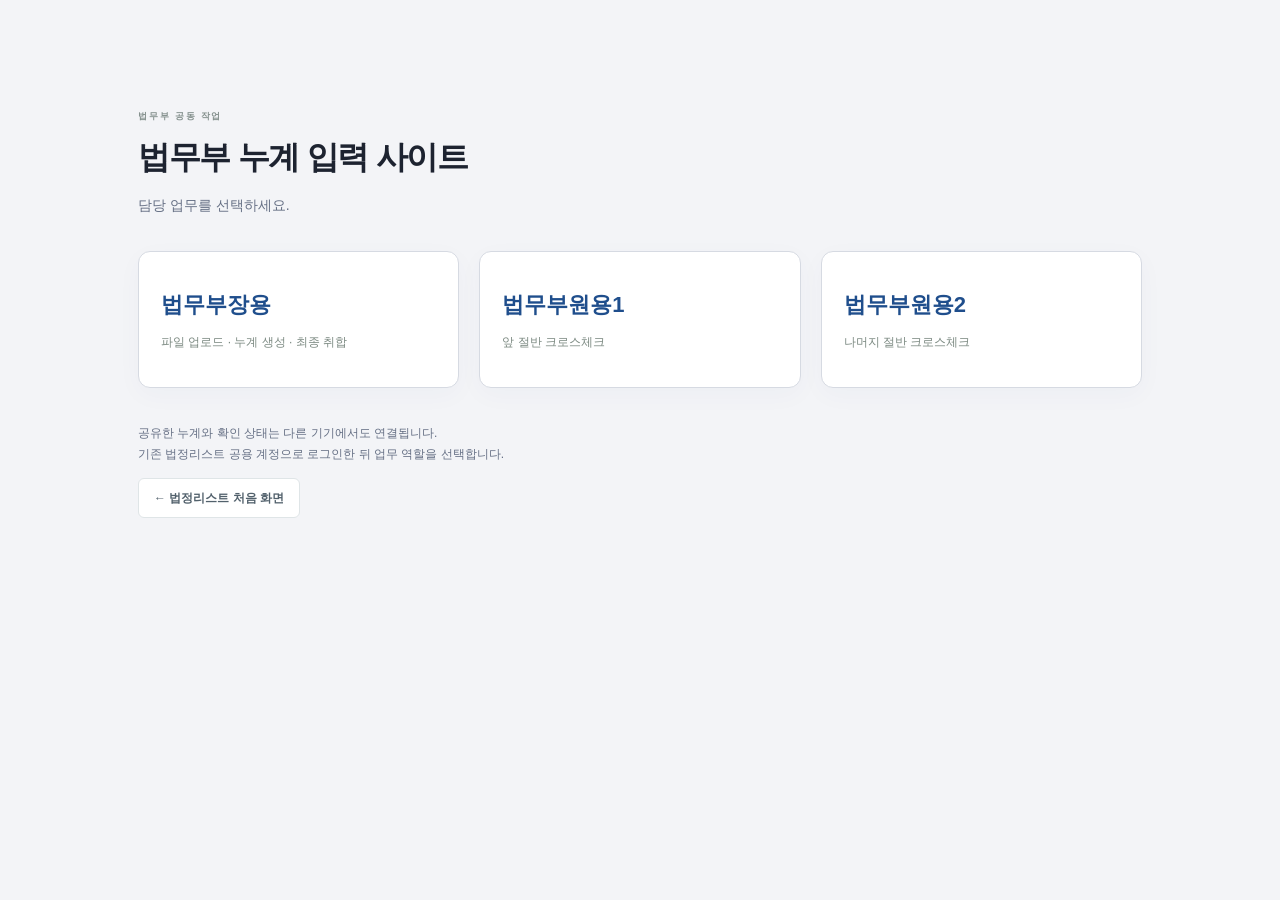
<file: ledger/index.html>
<!doctype html>
<html lang="ko"><head><meta charset="utf-8"><meta name="viewport" content="width=device-width,initial-scale=1"><title>법무부 누계 입력 사이트</title><meta name="description" content="주간 벌점 입력을 간편하게. 기존 엑셀 수식을 보존하며 반영 전 확인하는 누계 도우미."><link rel="stylesheet" href="style.css?v=navy-20261115-1"><script src="vendor/jszip.min.js" defer></script><script type="module" src="app.js?v=merit-20261115-1"></script></head>
<body><section id="role-home" class="role-home"><div class="eyebrow">법무부 공동 작업</div><h1>법무부 누계 입력 사이트</h1><p>담당 업무를 선택하세요.</p><div class="role-cards"><button data-role="head"><b>법무부장용</b><span>파일 업로드 · 누계 생성 · 최종 취합</span></button><button data-role="one"><b>법무부원용1</b><span>앞 절반 크로스체크</span></button><button data-role="two"><b>법무부원용2</b><span>나머지 절반 크로스체크</span></button></div><p class="role-note">공유한 누계와 확인 상태는 다른 기기에서도 연결됩니다.<br>기존 법정리스트 공용 계정으로 로그인한 뒤 업무 역할을 선택합니다.</p><a class="secondary link-button" href="../">← 법정리스트 처음 화면</a></section>
<section id="member-home" class="role-home" hidden><button class="secondary role-back">← 역할 선택</button><h1 id="member-heading"></h1><div class="panel shared-panel"><h2 id="member-work-title"></h2><p id="member-work-meta"></p><p id="member-state"></p><button id="member-open" class="primary" disabled>크로스체크 시작</button><button class="secondary shared-refresh">새로고침</button></div></section><div id="team-message" role="status" aria-live="polite"></div><aside hidden><a class="brand" href="./"><span>법무부 누계 입력 사이트<small>WEEKLY LEDGER</small></span></a><div class="side-label">WORKSPACE</div><a class="nav active" href="#workspace"><span>▦</span> 주간 벌점 반영</a><button class="nav" id="help-open"><span>ⓘ</span> 사용 안내</button><a class="nav" href="../">← 법정리스트 처음 화면</a><div class="side-bottom"><span class="local-dot"></span> 법무부 공동 확인<p>공유 시 최종 누계와 대조 명단을<br>서버에 저장합니다.</p><div class="version">VERSION 1.5 · XLSX</div></div></aside>
<main id="workspace" hidden><header><div class="breadcrumb">업무 도구 <span>/</span> 상벌점 누계</div><div class="header-actions"><button class="secondary role-back">역할 선택</button><span class="privacy">◉ 수식 보존 모드</span><a class="secondary link-button" href="../">← 법정리스트 처음 화면</a></div></header><div class="page"><div class="title-row"><div><div class="eyebrow">LESS INPUT. MORE ACCURACY.</div><h1>누계</h1><p class="subtitle">벌점·상점을 반영해 부원에게 공유하세요.<br class="mobile"> 두 부원의 확인이 끝나면 최종 누계를 받습니다.</p></div><button id="demo" class="secondary">가명 예시로 둘러보기 <span>↗</span></button></div>
<section class="panel shared-panel"><div class="section-heading"><h2>공유 작업 현황</h2><button class="secondary shared-refresh">새로고침</button></div><h3 id="shared-title"></h3><p id="shared-meta"></p><div class="approval-row"><span id="approval-one">법무부원1 · 대기</span><span id="approval-two">법무부원2 · 대기</span></div><p id="shared-counts"></p><button id="head-final-preview" class="secondary" disabled>최종 취합 누계 확인</button> <button id="final-download" class="primary" disabled>최종 누계 다운로드 ↓</button><p class="muted">새로 생성해 공유하면 두 부원의 완료 상태가 초기화됩니다.</p></section><ol class="steps"><li class="current"><b>1</b> 파일 업로드</li><li><b>2</b> 반영 설정</li><li><b>3</b> 부원 크로스체크</li><li><b>4</b> 최종 취합</li></ol>
<div id="message" role="status" aria-live="polite" hidden></div>
<section class="uploads" aria-label="파일 업로드"><label class="upload" id="ledger-card"><span class="file-icon green">▤</span><span class="upload-title">지난 회차 누계 엑셀 <span class="required">필수</span></span><span class="upload-description">기존 수식과 학생 명부의 기준 파일</span><span class="file-state" id="ledger-state" role="status" aria-live="polite">파일 대기</span><span class="file-name" id="ledger-name">클릭하거나 파일을 여기에 놓으세요</span><span class="file-format">.xlsx · 최대 20MB</span><span class="file-detail" id="ledger-detail" aria-live="polite"></span><input type="file" id="ledger-file" aria-label="지난 회차 누계 엑셀" accept=".xlsx"></label><label class="upload" id="source-card"><span class="file-icon blue">▦</span><span class="upload-title">이번 회차 최종 좌석리스트 <span class="required">필수</span></span><span class="upload-description">노란색 표시가 보존된 최종 파일</span><span class="file-state" id="source-state" role="status" aria-live="polite">파일 대기</span><span class="file-name" id="source-name">클릭하거나 파일을 여기에 놓으세요</span><span class="file-format">.xlsx · 최대 20MB</span><span class="file-detail" id="source-detail" aria-live="polite"></span><input type="file" id="source-file" aria-label="이번 회차 최종 좌석리스트" accept=".xlsx"></label><label class="upload" id="merit-card"><span class="file-icon green">＋</span><span class="upload-title">상점 심사 결과 <span class="required">선택</span></span><span class="upload-description">학생(이름) · 심사상점만 반영</span><span class="file-state" id="merit-state">파일 대기</span><span class="file-name" id="merit-name">클릭하거나 파일을 여기에 놓으세요</span><span class="file-detail" id="merit-detail"></span><input type="file" id="merit-file" aria-label="상점 심사 결과" accept=".xlsx"></label></section><section id="merit-settings" class="panel merit-panel" hidden><div class="section-heading"><h2>상점 반영</h2><button id="merit-remove" class="secondary">상점 파일 빼기</button></div><label class="field">상점 반영 날짜<input id="merit-date" type="date" aria-label="상점 반영 날짜" required><small>선택한 상점 회차의 1행에 반영됩니다.</small></label><label class="field">상점 반영 회차<select id="merit-round" aria-label="상점 반영 회차"></select></label><p id="merit-summary"></p><div id="merit-errors" class="error-text"></div><div id="merit-matching"></div><p class="muted">‘전학년·전교생’은 전체 명부, ‘2학년 전체·전원’은 2학년에 적용합니다. 같은 학생의 심사상점은 합산하고, 상점이 없는 학생은 0점으로 채웁니다. 기존 점수와 수식은 덮어쓰지 않습니다.</p></section>
<section class="panel settings"><div class="section-heading"><div><span class="section-no">02</span><h2>반영 설정</h2></div><span class="muted">원본 파일은 수정하지 않아요</span></div><div class="setting-grid"><label class="field">이번 법정 날짜<input id="court-date" type="date" aria-label="이번 법정 날짜" required><small>신입생의 3월 이후 2월 벌점 면제 기준입니다.</small></label><label class="field">반영할 회차<select id="round" disabled aria-label="반영할 회차"><option>누계 파일을 먼저 올려주세요</option></select><small id="round-hint">회차 헤더를 읽어 입력할 열을 찾습니다.</small></label><label class="field">적용할 점수 기준<select id="policy" aria-label="적용할 점수 기준"><option value="sum">Sum · 최종 선고점수 기준</option><option value="points">Points 합 · 이 기준이 맞을 때 선택</option></select><small>점수가 달라도 선택한 기준으로 자동 반영합니다.</small></label><div class="field">반영할 판결 탭<div id="sheets" class="tab-choices"><span class="muted">좌석리스트를 먼저 올려주세요</span></div><small>일반판결과 시트2 궐석재판을 포함해, 감지한 판결 시트가 모두 기본 선택됩니다.</small></div></div><details class="color-details"><summary><span class="yellow-dot"></span> 노란색 제외 설정 <span class="muted">색상 확인 및 추가</span></summary><p>누계에서 제외할 노란색을 선택하세요. 기본 노란색 3종을 미리 선택했습니다. 일부 항목만 노란색인 학생은 검토 대상으로 남습니다.</p><div id="colors" class="colors"></div><label class="custom-color">다른 제외 색상 추가 <input id="custom-color" type="color" value="#ffff00"><button id="add-color" class="small secondary">추가</button></label><p class="muted">노란색 조건부 서식이 감지되면 별도 확인이 필요합니다. 이 도구는 조건부 서식을 계산하지 않습니다.</p></details><div class="settings-bottom"><span>↳ 기존 값이 있는 칸은 덮어쓰지 않습니다.</span><div class="direct-actions"><button class="secondary" id="analyze" disabled>반영 내용 보기 (선택)</button><div class="download-stack"><button class="secondary cross-open" disabled>크로스체킹 화면으로 →</button><button class="primary" id="quick-export" disabled>누계 생성 · 부원에게 공유 <span>→</span></button></div></div></div></section>
<section id="results" hidden><div class="results-title"><div><div class="eyebrow">OPTIONAL REVIEW</div><h2>반영 내역 (검토는 선택)</h2></div><span id="source-summary" class="muted"></span></div><div class="stats"><div><span>반영 준비</span><b id="ready-count">0<small>건</small></b><p>선택한 기준으로 자동 반영</p></div><div class="stat-warning"><span>참고사항</span><b id="pending-count">0<small>건</small></b><p>다운로드를 막지 않습니다</p></div><div><span>제외</span><b id="excluded-count">0<small>건</small></b><p>노란색·미매칭 등 제외</p></div><div><span>반영 벌점 합계</span><b id="total-count">0<small>점</small></b><p id="unique-count">0명 기준</p></div></div><div class="panel table-panel"><div class="table-tools"><div class="filters"><button class="selected" data-filter="all">전체</button><button data-filter="pending">참고사항</button><button data-filter="ready">반영 준비</button><button data-filter="excluded">제외</button></div><input type="search" id="search" placeholder="이름 또는 학번 검색" aria-label="이름 또는 학번 검색"></div><div class="table-scroll"><table><thead><tr><th>학생</th><th>원본 위치</th><th>Points 합</th><th>Sum</th><th>적용 벌점</th><th>입력 칸</th><th>상태</th><th>확인</th></tr></thead><tbody id="rows"></tbody></table></div><div class="pagination"><span id="page-info"></span><div><button id="prev" class="secondary small">이전</button><button id="next" class="secondary small">다음</button></div></div></div><div class="export-box"><div><h3>부원에게 확인 요청하기</h3><p>기존 수식과 P 표시를 유지하고, 선택한 회차의 빈 입력칸만 채웁니다.<br>공유 후 두 부원이 완료하면 위 현황에서 최종 파일을 받습니다.</p><p class="direct-note">선택한 점수 기준으로 반영해 공유합니다. 학생 미매칭·불명확한 노란색·기존 입력 등 반영할 수 없는 항목은 제외 내역으로 남습니다.</p></div><div class="export-actions"><button class="secondary cross-open" disabled>크로스체킹 화면으로 →</button><button id="export" class="primary" disabled>이 내용으로 생성 · 공유 <span>→</span></button><button id="log" class="secondary" disabled>검토 내역 다운로드</button><span id="export-hint">개별 확인 없이 바로 다운로드할 수 있습니다.</span></div></div><div id="export-result" role="status" hidden></div></section>
<div class="notice probation-note">프로베이션 자동 적용: 2·3학년은 P 여부의 p, 1학년은 신입생 자격과 기존 기록을 확인합니다. 첫 기소 1항목은 유예, 3회 기간 내 재기소는 복원합니다. 신입생 2월 항목은 기소 날짜 기준으로 면제합니다. 누락된 기소 이력은 자동 추정할 수 없습니다. 수식은 Excel에서 열 때 재계산됩니다.<pre id="probation-result"></pre></div><footer><span>수식은 그대로, 반복 입력은 간편하게.</span><span>공유한 누계와 확인 상태는 기존 Firebase에서 팀원이 함께 확인합니다.</span></footer></div></main>
<dialog id="review-dialog"><form method="dialog"><div class="dialog-head"><div><div class="eyebrow">REVIEW RECORD</div><h2 id="review-title">학생 확인</h2></div><button class="icon-button" aria-label="닫기" value="cancel">×</button></div><div id="review-original" class="original"></div><div id="review-issues" class="issue-list"></div><label class="field">누계 명부에서 학생 선택<select id="review-student" aria-label="누계 명부에서 학생 선택"></select></label><label class="field">이번 회차 적용 벌점<input id="review-score" type="number" min="0" step="any" aria-label="이번 회차 적용 벌점"></label><label class="field">확인 근거 / 제외 사유<input id="review-note" placeholder="예: 감경된 Sum 확인, 동일 사건 중복 제외" aria-label="확인 근거"></label><label class="ack"><input type="checkbox" id="review-exclude"> 이 기록을 누계 반영에서 제외</label><label class="ack"><input type="checkbox" id="review-confirm"> 원본과 비교하여 학생·최종점수·제외 범위를 확인함</label><div id="review-error" class="error-text" role="alert"></div><div class="dialog-actions"><button class="secondary" value="cancel">취소</button><button type="button" id="review-save" class="primary">확인 내용 저장</button></div></form></dialog>
<dialog id="help-dialog"><div class="dialog-head"><h2>매주 이렇게 사용하세요</h2><button class="icon-button" id="help-close" aria-label="사용 안내 닫기">×</button></div><ol class="help-list"><li>구글 좌석리스트에서 <b>파일 → 다운로드 → Microsoft Excel(.xlsx)</b>을 선택하세요. 색상 보존을 위해 CSV는 사용하지 마세요.</li><li>지난 회차 누계 파일과 이번 최종 좌석리스트를 각각 올리세요.</li><li>회차와 판결 탭, 실제 선고점수 기준을 선택하세요.</li><li>누계 생성 · 부원에게 공유를 누르세요. 각 부원은 역할 화면에서 공유 누계를 확인하고 완료를 누릅니다.</li><li>두 부원의 완료 후 최종 파일을 내려받아 Excel에서 재계산하고 저장하세요. 다음 주에는 이 파일을 올립니다.</li></ol><div class="notice">프로베이션(P)은 올해 첫 기소·단일 항목·자격 표시를 확인해 p(점수)로 유예합니다. 기존 3회 미기소 상점의 누락 수식은 선택 회차까지 자동으로 이어 채웁니다. 2·3학년의 P 여부 p를 자격 근거로 사용하며, 유예 법정 포함 3회 내 재기소 시 이전 벌점을 복원합니다. 이미 값이 있는 회차의 수정·덮어쓰기는 지원하지 않습니다.</div><p>프로그램은 이 GitHub 사이트에서 실행됩니다. 파일 읽기와 계산은 브라우저에서 처리하며, 공유 버튼을 누르면 결과 파일과 확인 상태를 기존 Firebase에 저장합니다.</p><a class="secondary link-button" href="../">법정리스트 처음 화면</a></dialog>
<section id="cross-screen" hidden aria-label="크로스체킹 화면">
<div class="cross-header"><div><h1>크로스체킹</h1><p id="cross-summary"></p></div><button id="cross-back" class="secondary">← 누계 화면으로</button></div>
<div class="cross-people"><button class="secondary" data-member="0">법무부원1</button><button class="secondary" data-member="1">법무부원2</button><span id="cross-range">담당자를 선택하세요.</span><button id="cross-download" class="primary">최종 엑셀 다운로드 ↓</button></div>
<div class="cross-completion"><button id="cross-complete" class="primary" hidden>크로스체크 완료</button><span id="cross-complete-status" role="status"></span></div><div id="cross-split" hidden><section class="cross-pane"><h2>좌석리스트 · 이름과 Sum</h2><p>이름을 누르면 오른쪽의 해당 학생 입력칸으로 이동합니다.</p><div id="cross-source" class="cross-scroll"></div></section><section class="cross-pane"><div class="cross-ledger-head"><h2>최종 누계 엑셀</h2><select id="cross-sheet" aria-label="최종 엑셀 시트"></select></div><p id="cross-location" role="status">왼쪽에서 학생을 선택하세요.</p><div id="cross-ledger" class="cross-scroll" tabindex="0"></div><p class="cross-calc">이번 회차 입력값만 표시합니다. 이전 회차와 누계 수식은 다운로드한 엑셀에 그대로 보존됩니다.</p></section></div></section>
</body></html>
</file>
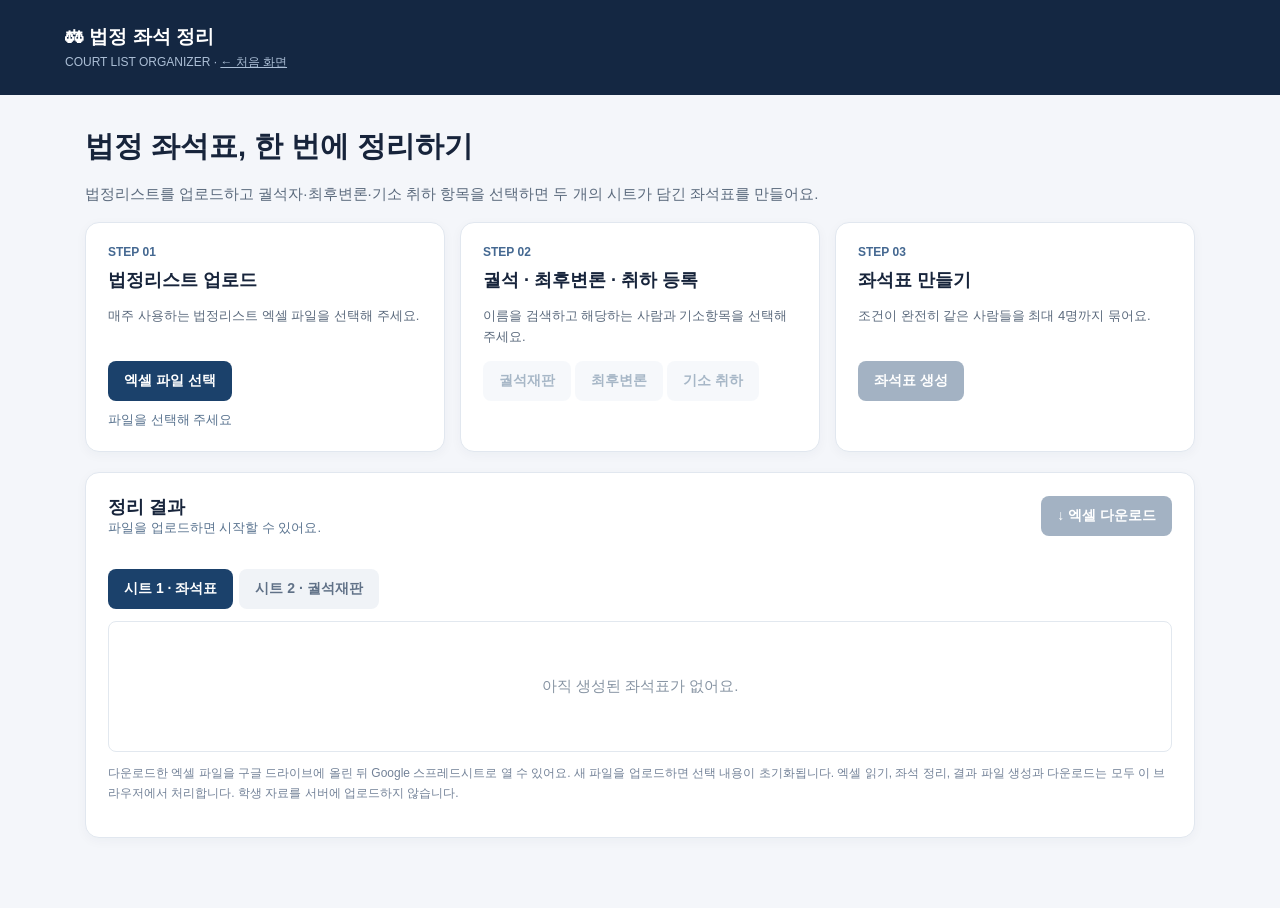
<file: seats/index.html>
<!doctype html><html lang="ko"><head><meta charset="utf-8"><meta name="viewport" content="width=device-width,initial-scale=1"><title>법정 좌석 정리</title><script src="jszip.min.js"></script><style>*{box-sizing:border-box}body{margin:0;background:#f4f6fa;color:#17243b;font:15px 'Apple SD Gothic Neo',sans-serif}header{background:#142742;color:white;padding:24px max(24px,calc((100% - 1150px)/2))}header b{font-size:19px}header span{display:block;color:#acbfd6;font-size:12px;margin-top:4px}.wrap{max-width:1150px;margin:auto;padding:32px 20px 70px}h1{font-size:29px;margin:0 0 9px}p{line-height:1.65;color:#5b6a7d}.steps{display:grid;grid-template-columns:repeat(3,1fr);gap:15px}.card,.panel{background:white;border:1px solid #e1e7ef;border-radius:14px;padding:22px;box-shadow:0 3px 12px #1e35570a}.tag{font-size:12px;color:#446891;font-weight:bold}.card h2{font-size:18px;margin:9px 0}.card p{font-size:13px;min-height:43px}button,.upload{border:0;background:#1b416b;color:white;border-radius:8px;padding:11px 16px;font-weight:700;cursor:pointer;display:inline-block;font-size:14px}a[aria-disabled="true"]{opacity:.4;cursor:not-allowed}button:disabled{opacity:.4;cursor:not-allowed}.secondary{background:#eaf0f7;color:#264d74}.outline{background:white;color:#264d74;border:1px solid #ced9e7}.panel{margin-top:20px}.bar{display:flex;justify-content:space-between;align-items:center;gap:12px;flex-wrap:wrap}.bar h2{font-size:18px;margin:0}.status{color:#59738f;font-size:13px}.metrics{display:flex;gap:10px;flex-wrap:wrap;margin:14px 0}.pill{background:#eef4fa;color:#375878;padding:7px 11px;border-radius:20px;font-size:13px}.tabs{display:flex;gap:6px;margin-top:18px}.tabs button{background:#f0f3f7;color:#607187}.tabs button.active{background:#1b416b;color:white}.scroll{overflow:auto;max-height:580px;margin-top:12px;border:1px solid #e2e8ef;border-radius:8px}table{border-collapse:collapse;width:100%;min-width:800px;font-size:13px}th{background:#f1f5f9;position:sticky;top:0;text-align:left}th,td{padding:10px;border-bottom:1px solid #edf0f4}tr.section td{background:#e4edf8;font-weight:bold;color:#1d466e}tr.group td{border-top:2px solid #b7c9dd}.empty{text-align:center;padding:55px;color:#8794a3}.foot{font-size:12px;color:#738298}.error{color:#b23838;white-space:pre-line}.overlay{position:fixed;inset:0;background:#101e32a8;display:flex;align-items:center;justify-content:center;padding:16px}.overlay[hidden]{display:none}.modal{background:white;width:min(740px,100%);max-height:85vh;border-radius:14px;padding:24px;display:flex;flex-direction:column}.modal h2{margin:0 0 8px}.modal input{padding:12px;border:1px solid #cbd7e4;border-radius:8px;width:100%;font-size:15px}.list{overflow:auto;margin:12px 0;min-height:60px}.person{border:1px solid #e4eaf1;border-radius:9px;padding:12px;margin-bottom:8px}.person-head{display:flex;align-items:center;gap:8px;font-weight:700}.items{padding:8px 0 0 25px;color:#4e6074}.items label{display:block;padding:6px 0}.items input,.person input{width:auto}.grade-buttons{display:flex;gap:8px;flex-wrap:wrap;margin:0 0 12px}.grade-buttons[hidden]{display:none}.modal-actions{display:flex;justify-content:flex-end;gap:8px}@media(max-width:700px){.steps{grid-template-columns:1fr}.card p{min-height:0}h1{font-size:24px}}</style></head><body><header><b>⚖ 법정 좌석 정리</b><span>COURT LIST ORGANIZER · <a href="../" style="color:#acbfd6">← 처음 화면</a></span></header><main class="wrap"><div class="intro"><h1>법정 좌석표, 한 번에 정리하기</h1><p>법정리스트를 업로드하고 궐석자·최후변론·기소 취하 항목을 선택하면 두 개의 시트가 담긴 좌석표를 만들어요.</p></div><div class="steps"><div class="card"><div class="tag">STEP 01</div><h2>법정리스트 업로드</h2><p>매주 사용하는 법정리스트 엑셀 파일을 선택해 주세요.</p><label class="upload" for="file">엑셀 파일 선택</label><input id="file" type="file" accept=".xlsx,.xlsm" hidden><div id="filename" class="status" style="margin-top:10px">파일을 선택해 주세요</div></div><div class="card"><div class="tag">STEP 02</div><h2>궐석 · 최후변론 · 취하 등록</h2><p>이름을 검색하고 해당하는 사람과 기소항목을 선택해 주세요.</p><button class="secondary" id="absBtn" disabled>궐석재판</button> <button class="secondary" id="defBtn" disabled>최후변론</button> <button class="secondary" id="wdBtn" disabled>기소 취하</button></div><div class="card"><div class="tag">STEP 03</div><h2>좌석표 만들기</h2><p>조건이 완전히 같은 사람들을 최대 4명까지 묶어요.</p><button id="make" disabled>좌석표 생성</button></div></div><div class="panel"><div class="bar"><div><h2>정리 결과</h2><div class="status" id="resultStatus">파일을 업로드하면 시작할 수 있어요.</div></div><a id="download" class="upload" download="법정_좌석표.xlsx" aria-disabled="true" tabindex="-1">↓ 엑셀 다운로드</a></div><div class="metrics" id="metrics"></div><div class="tabs"><button id="seatTab" class="active">시트 1 · 좌석표</button><button id="absenceTab">시트 2 · 궐석재판</button></div><div class="scroll" id="table"><div class="empty">아직 생성된 좌석표가 없어요.</div></div><p class="foot">다운로드한 엑셀 파일을 구글 드라이브에 올린 뒤 Google 스프레드시트로 열 수 있어요. 새 파일을 업로드하면 선택 내용이 초기화됩니다. 엑셀 읽기, 좌석 정리, 결과 파일 생성과 다운로드는 모두 이 브라우저에서 처리합니다. 학생 자료를 서버에 업로드하지 않습니다.</p><div id="error" class="error"></div></div></main><div class="overlay" id="overlay" hidden><div class="modal"><h2 id="modalTitle"></h2><p id="modalDesc"></p><div id="gradeButtons" class="grade-buttons" role="group" aria-label="학년별 궐석재판 전체 선택" hidden></div><input id="search" placeholder="이름으로 검색" autocomplete="off"><div class="list" id="list"></div><div class="modal-actions"><button class="outline" id="close">닫기</button></div></div></div><script src="template.js"></script><script src="app.js?v=withdrawal-20261112-1"></script></body></html>
</file>
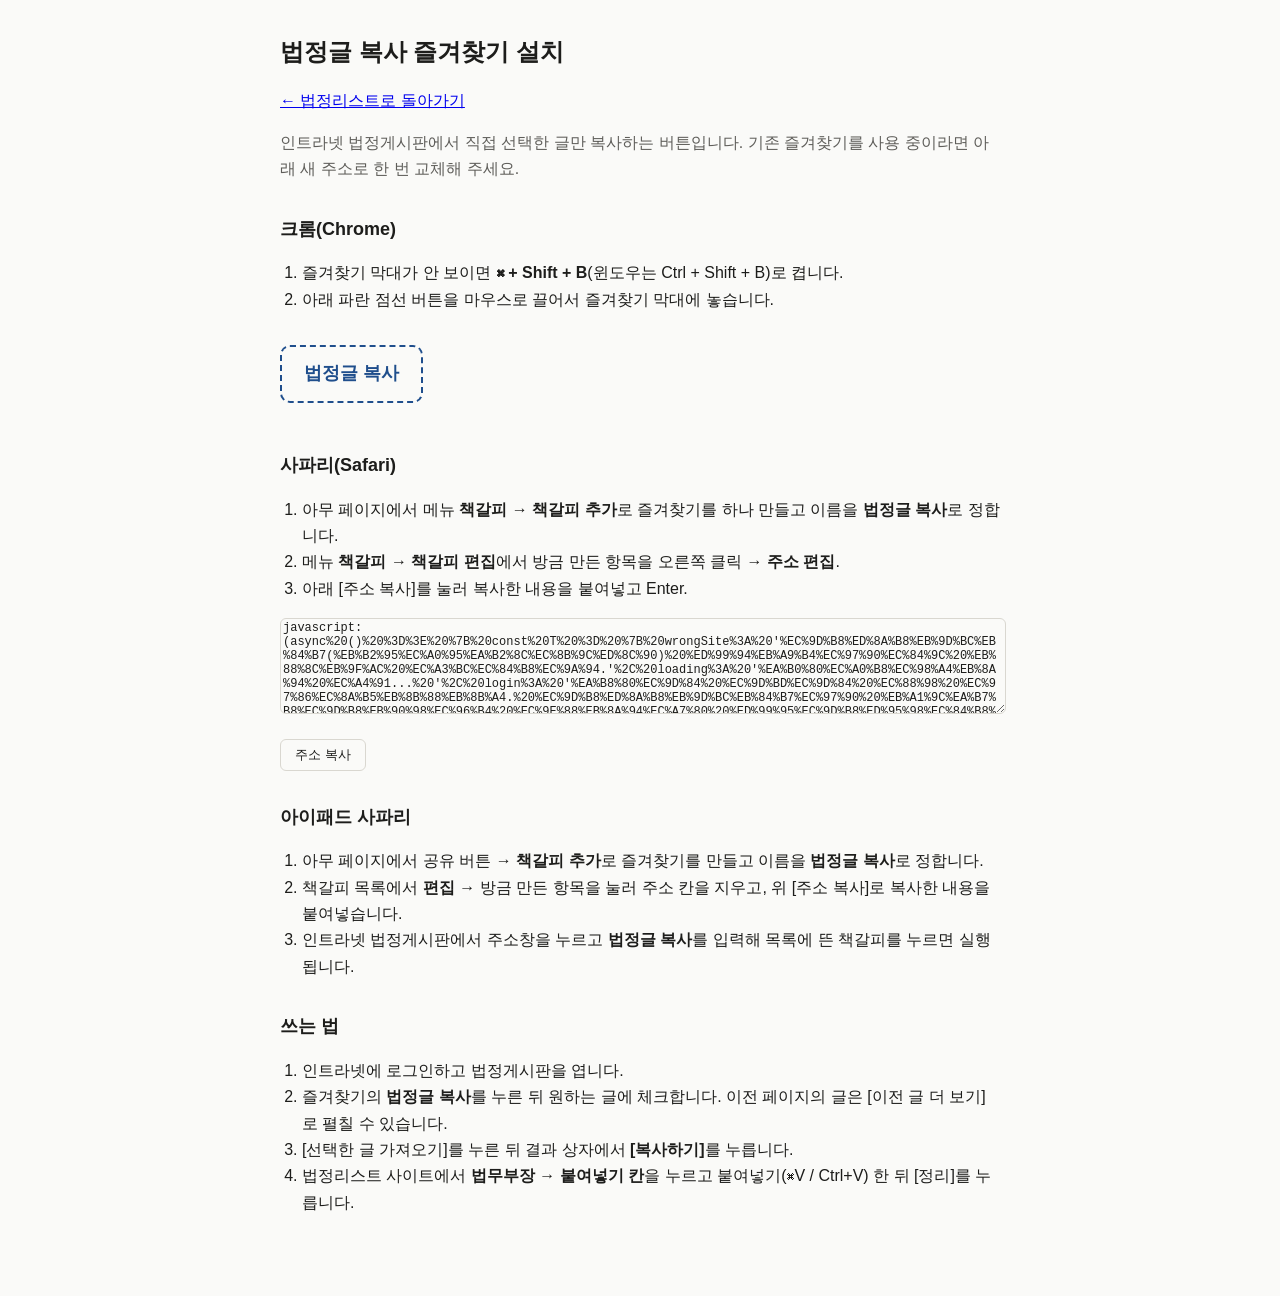
<file: help.html>
<!doctype html>
<html lang="ko"><head><meta charset="utf-8"><meta name="viewport" content="width=device-width,initial-scale=1">
<title>법정글 복사 즐겨찾기 설치</title>
<style>
:root{--bg:#fafaf8;--fg:#1d1d1b;--muted:#5f5e5a;--line:#d9d7d0;--accent:#1f4e8c}
@media (prefers-color-scheme: dark){:root:not([data-theme="light"]){--bg:#1b1b1a;--fg:#ecebe7;--muted:#a9a79f;--line:#3a3936;--accent:#8db4ee}}
body{margin:0;background:var(--bg);color:var(--fg);font:16px/1.65 -apple-system,"Apple SD Gothic Neo","Malgun Gothic",sans-serif}
main{max-width:720px;margin:0 auto;padding:32px 16px 64px}
h1{font-size:24px;margin:0 0 8px} h2{font-size:18px;margin:32px 0 8px}
p,li{color:var(--fg)} .muted{color:var(--muted)}
.bm{display:inline-block;margin:16px 0;padding:12px 22px;border:2px dashed var(--accent);border-radius:10px;color:var(--accent);font-weight:700;font-size:18px;text-decoration:none;cursor:grab}
textarea{width:100%;height:90px;font:12px ui-monospace,Menlo,monospace;background:transparent;color:var(--fg);border:1px solid var(--line);border-radius:6px}
button{font:15px inherit;padding:6px 14px;border:1px solid var(--line);border-radius:6px;background:transparent;color:var(--fg);cursor:pointer}
ol{padding-left:22px}
</style></head><body><main>
<h1>법정글 복사 즐겨찾기 설치</h1>
<p><a href="./">← 법정리스트로 돌아가기</a></p><p class="muted">인트라넷 법정게시판에서 직접 선택한 글만 복사하는 버튼입니다. 기존 즐겨찾기를 사용 중이라면 아래 새 주소로 한 번 교체해 주세요.</p>

<h2>크롬(Chrome)</h2>
<ol>
<li>즐겨찾기 막대가 안 보이면 <b>⌘ + Shift + B</b>(윈도우는 Ctrl + Shift + B)로 켭니다.</li>
<li>아래 파란 점선 버튼을 마우스로 끌어서 즐겨찾기 막대에 놓습니다.</li>
</ol>
<a class="bm" href="javascript:(async%20()%20%3D%3E%20%7B%20const%20T%20%3D%20%7B%20wrongSite%3A%20'%EC%9D%B8%ED%8A%B8%EB%9D%BC%EB%84%B7(%EB%B2%95%EC%A0%95%EA%B2%8C%EC%8B%9C%ED%8C%90)%20%ED%99%94%EB%A9%B4%EC%97%90%EC%84%9C%20%EB%88%8C%EB%9F%AC%20%EC%A3%BC%EC%84%B8%EC%9A%94.'%2C%20loading%3A%20'%EA%B0%80%EC%A0%B8%EC%98%A4%EB%8A%94%20%EC%A4%91...%20'%2C%20login%3A%20'%EA%B8%80%EC%9D%84%20%EC%9D%BD%EC%9D%84%20%EC%88%98%20%EC%97%86%EC%8A%B5%EB%8B%88%EB%8B%A4.%20%EC%9D%B8%ED%8A%B8%EB%9D%BC%EB%84%B7%EC%97%90%20%EB%A1%9C%EA%B7%B8%EC%9D%B8%EB%90%98%EC%96%B4%20%EC%9E%88%EB%8A%94%EC%A7%80%20%ED%99%95%EC%9D%B8%ED%95%98%EC%84%B8%EC%9A%94.'%2C%20done1%3A%20'%EA%B0%9C%20%EA%B8%80%EC%9D%84%20%EA%B0%80%EC%A0%B8%EC%99%94%EC%8A%B5%EB%8B%88%EB%8B%A4'%2C%20done2%3A%20'%5B%EB%B3%B5%EC%82%AC%ED%95%98%EA%B8%B0%5D%EB%A5%BC%20%EB%88%84%EB%A5%B8%20%EB%92%A4%2C%20%EB%B2%95%EC%A0%95%EB%A6%AC%EC%8A%A4%ED%8A%B8%20%EC%82%AC%EC%9D%B4%ED%8A%B8%EC%9D%98%20%EB%B6%99%EC%97%AC%EB%84%A3%EA%B8%B0%20%EC%B9%B8%EC%97%90%20%EB%B6%99%EC%97%AC%EB%84%A3%EA%B8%B0(%E2%8C%98V%20%2F%20Ctrl%2BV)%20%ED%95%98%EC%84%B8%EC%9A%94.'%2C%20copy%3A%20'%EB%B3%B5%EC%82%AC%ED%95%98%EA%B8%B0'%2C%20copied%3A%20'%EB%B3%B5%EC%82%AC%EB%90%90%EC%8A%B5%EB%8B%88%EB%8B%A4!%20%EB%B2%95%EC%A0%95%EB%A6%AC%EC%8A%A4%ED%8A%B8%20%EC%82%AC%EC%9D%B4%ED%8A%B8%EC%9D%98%20%EB%B6%99%EC%97%AC%EB%84%A3%EA%B8%B0%20%EC%B9%B8%EC%97%90%20%EB%B6%99%EC%97%AC%EB%84%A3%EC%9C%BC%EC%84%B8%EC%9A%94.'%2C%20close%3A%20'%EB%8B%AB%EA%B8%B0'%2C%20none%3A%20'%EC%9D%B4%20%EA%B8%B0%EA%B0%84%EC%97%90%20%EC%98%AC%EB%9D%BC%EC%98%A8%20%EA%B8%80%EC%9D%B4%20%EC%97%86%EC%8A%B5%EB%8B%88%EB%8B%A4.'%20%7D%3B%20if%20(!%2Fminjok%5C.hs%5C.kr%24%2F.test(location.hostname))%20%7B%20alert(T.wrongSite)%3B%20return%3B%20%7D%20document.getElementById('__courtPicker')%3F.remove()%3B%20const%20box%20%3D%20document.createElement('div')%3B%20box.id%20%3D%20'__courtPicker'%3B%20box.style.cssText%20%3D%20'position%3Afixed%3Bz-index%3A2147483647%3Btop%3A12px%3Bleft%3A12px%3Bright%3A12px%3Bbackground%3A%23fff%3Bcolor%3A%23111%3Bborder%3A2px%20solid%20%23333%3Bborder-radius%3A8px%3Bpadding%3A14px%3Bfont%3A15px%2F1.5%20sans-serif%3Bbox-shadow%3A0%206px%2024px%20rgba(0%2C0%2C0%2C.35)'%3B%20box.textContent%20%3D%20T.loading%3B%20document.body.appendChild(box)%3B%20const%20clean%20%3D%20x%20%3D%3E%20String(x%20%3D%3D%20null%20%3F%20''%20%3A%20x).replace(%2F%3C%5B%5E%3E%5D*%3E%2Fg%2C%20'').replace(%2F%26nbsp%3B%2Fg%2C%20'%20').replace(%2F%5Cr%2Fg%2C%20'').replace(%2F%5Ct%2Fg%2C%20'%20').trim()%3B%20const%20make%20%3D%20tag%20%3D%3E%20document.createElement(tag)%3B%0Aconst%20selected%20%3D%20new%20Set()%3B%0Aconst%20known%20%3D%20new%20Set()%3B%0Aconst%20list%20%3D%20make('div')%3B%0Alist.style.cssText%20%3D%20'max-height%3A50vh%3Boverflow%3Aauto%3Bmargin%3A8px%200'%3B%0Aconst%20status%20%3D%20make('div')%3B%0Aconst%20more%20%3D%20make('button')%3B%0Aconst%20take%20%3D%20make('button')%3B%0Aconst%20close%20%3D%20make('button')%3B%0Aclose.textContent%20%3D%20T.close%3B%0Aclose.onclick%20%3D%20()%20%3D%3E%20box.remove()%3B%0Amore.textContent%20%3D%20'%EC%9D%B4%EC%A0%84%20%EA%B8%80%20%EB%8D%94%20%EB%B3%B4%EA%B8%B0'%3B%0Afunction%20updateCount()%20%7B%0A%20%20take.textContent%20%3D%20'%EC%84%A0%ED%83%9D%ED%95%9C%20%EA%B8%80%20%EA%B0%80%EC%A0%B8%EC%98%A4%EA%B8%B0%20('%20%2B%20selected.size%20%2B%20')'%3B%0A%20%20take.disabled%20%3D%20!selected.size%3B%0A%7D%0Alet%20page%20%3D%201%3B%0Aasync%20function%20loadList()%20%7B%0A%20%20more.disabled%20%3D%20true%3B%0A%20%20status.textContent%20%3D%20'%EA%B8%80%20%EB%AA%A9%EB%A1%9D%EC%9D%84%20%EB%B6%88%EB%9F%AC%EC%98%A4%EB%8A%94%20%EC%A4%91%E2%80%A6'%3B%0A%20%20try%20%7B%0A%20%20%20%20const%20response%20%3D%20await%20fetch('%2Flens%2Fmain.php%3Fmodule%3Dboard%26task%3Dprintboard%26board_id%3D89%26page%3D'%20%2B%20page%20%2B%20'%26kwd%3D%26sfl%3Dtitle'%2C%20%7Bcredentials%3A'include'%7D)%3B%0A%20%20%20%20if%20(!response.ok)%20throw%20Error()%3B%0A%20%20%20%20const%20html%20%3D%20await%20response.text()%3B%0A%20%20%20%20const%20doc%20%3D%20new%20DOMParser().parseFromString(html%2C%20'text%2Fhtml')%3B%0A%20%20%20%20const%20titles%20%3D%20new%20Map()%3B%0A%20%20%20%20for%20(const%20node%20of%20doc.querySelectorAll('%5Bonclick%5D%2C%5Bhref%5D'))%20%7B%0A%20%20%20%20%20%20const%20match%20%3D%20((node.getAttribute('onclick')%20%7C%7C%20'')%20%2B%20'%20'%20%2B%20(node.getAttribute('href')%20%7C%7C%20'')).match(%2FreadPost%5Cs*%5C(%5Cs*%5B'%22%5D%3F(%5Cd%2B)%2F)%3B%0A%20%20%20%20%20%20if%20(match)%20%7B%0A%20%20%20%20%20%20%20%20const%20title%20%3D%20node.innerText%20%7C%7C%20node.textContent%20%7C%7C%20node.getAttribute('title')%20%7C%7C%20''%3B%0A%20%20%20%20%20%20%20%20if%20(title.trim())%20titles.set(match%5B1%5D%2C%20title.trim().replace(%2F%5Cs%2B%2Fg%2C'%20'))%3B%0A%20%20%20%20%20%20%7D%0A%20%20%20%20%7D%0A%20%20%20%20const%20before%20%3D%20known.size%3B%0A%20%20%20%20for%20(const%20match%20of%20html.matchAll(%2FreadPost%5Cs*%5C(%5Cs*%5B'%22%5D%3F(%5Cd%2B)%5B'%22%5D%3F%5Cs*%5C)%2Fg))%20%7B%0A%20%20%20%20%20%20const%20id%20%3D%20match%5B1%5D%3B%0A%20%20%20%20%20%20if%20(known.has(id))%20continue%3B%0A%20%20%20%20%20%20known.add(id)%3B%0A%20%20%20%20%20%20const%20label%20%3D%20make('label')%3B%0A%20%20%20%20%20%20label.style.cssText%20%3D%20'display%3Ablock%3Bpadding%3A5px%3Bcursor%3Apointer'%3B%0A%20%20%20%20%20%20const%20check%20%3D%20make('input')%3B%0A%20%20%20%20%20%20check.type%20%3D%20'checkbox'%3B%0A%20%20%20%20%20%20check.onchange%20%3D%20()%20%3D%3E%20%7B%0A%20%20%20%20%20%20%20%20if%20(check.checked)%20selected.add(id)%3B%0A%20%20%20%20%20%20%20%20else%20selected.delete(id)%3B%0A%20%20%20%20%20%20%20%20updateCount()%3B%0A%20%20%20%20%20%20%7D%3B%0A%20%20%20%20%20%20label.append(check%2C%20'%20%23'%20%2B%20id%20%2B%20'%20%20'%20%2B%20(titles.get(id)%20%7C%7C%20'%EC%A0%9C%EB%AA%A9%20%EB%AF%B8%ED%91%9C%EC%8B%9C'))%3B%0A%20%20%20%20%20%20list.append(label)%3B%0A%20%20%20%20%7D%0A%20%20%20%20if%20(before%20%3D%3D%3D%20known.size)%20%7B%0A%20%20%20%20%20%20status.textContent%20%3D%20known.size%20%3F%20'%EB%8D%94%20%ED%91%9C%EC%8B%9C%ED%95%A0%20%EA%B8%80%EC%9D%B4%20%EC%97%86%EC%8A%B5%EB%8B%88%EB%8B%A4.'%20%3A%20'%ED%91%9C%EC%8B%9C%ED%95%A0%20%EA%B8%80%EC%9D%B4%20%EC%97%86%EC%8A%B5%EB%8B%88%EB%8B%A4.%20%EA%B2%8C%EC%8B%9C%ED%8C%90%20%EB%A1%9C%EA%B7%B8%EC%9D%B8%20%EC%83%81%ED%83%9C%EB%A5%BC%20%ED%99%95%EC%9D%B8%ED%95%98%EC%84%B8%EC%9A%94.'%3B%0A%20%20%20%20%20%20return%3B%0A%20%20%20%20%7D%0A%20%20%20%20page%2B%2B%3B%0A%20%20%20%20status.textContent%20%3D%20'%EA%B0%80%EC%A0%B8%EC%98%AC%20%EA%B8%80%EC%97%90%20%EC%B2%B4%ED%81%AC%ED%95%98%EC%84%B8%EC%9A%94.'%3B%0A%20%20%7D%20catch%20%7B%0A%20%20%20%20status.textContent%20%3D%20'%EB%AA%A9%EB%A1%9D%EC%9D%84%20%EB%B6%88%EB%9F%AC%EC%98%A4%EC%A7%80%20%EB%AA%BB%ED%96%88%EC%8A%B5%EB%8B%88%EB%8B%A4.%20%EB%A1%9C%EA%B7%B8%EC%9D%B8%20%EC%83%81%ED%83%9C%EB%A5%BC%20%ED%99%95%EC%9D%B8%ED%95%98%EA%B3%A0%20%EB%8B%A4%EC%8B%9C%20%EC%8B%9C%EB%8F%84%ED%95%98%EC%84%B8%EC%9A%94.'%3B%0A%20%20%7D%0A%20%20more.disabled%20%3D%20false%3B%0A%7D%0Amore.onclick%20%3D%20loadList%3B%0AupdateCount()%3B%0Abox.replaceChildren(status%2C%20list%2C%20take%2C%20more%2C%20close)%3B%0Aconst%20ids%20%3D%20await%20new%20Promise(resolve%20%3D%3E%20%7B%0A%20%20take.onclick%20%3D%20()%20%3D%3E%20resolve(%5B...selected%5D)%3B%0A%20%20close.onclick%20%3D%20()%20%3D%3E%20resolve(%5B%5D)%3B%0A%20%20loadList()%3B%0A%7D)%3B%0Aif%20(!ids.length)%20%7B%20box.remove()%3B%20return%3B%20%7D%0Abox.textContent%20%3D%20T.loading%3B%0Aconst%20rows%20%3D%20%5B%5D%3B%0Atry%20%7B%0A%20%20for%20(const%20id%20of%20ids)%20%7B%0Aconst%20detail%20%3D%20await%20fetch('%2Flens%2Fmain.php%3Fmodule%3Dboard%26board_id%3D89%26task%3Dread%26post_id%3D'%20%2B%20id%2C%20%7B%20credentials%3A%20'include'%20%7D)%3B%20if%20(!detail.ok)%20throw%20Error('%EA%B8%80%20%23'%20%2B%20id)%3B%20const%20t%20%3D%20await%20detail.text()%3B%20let%20r%20%3D%20null%3B%20try%20%7B%20r%20%3D%20Function('return%20('%20%2B%20t%20%2B%20')')()%3B%20%7D%20catch%20(e)%20%7B%20r%20%3D%20null%3B%20%7D%20if%20(!r%20%7C%7C%20!r.date)%20throw%20Error('%EA%B8%80%20%23'%20%2B%20id)%3B%20rows.push(%7B%20id%3A%20%2Bid%2C%20line%3A%20%5B''%2C%20id%2C%20r.date%2C%20r.time%2C%20clean(r.username)%2C%20'%C2%A7'%20%2B%20clean(r.title)%2C%20''%2C%20'%C2%A7'%20%2B%20String(r.content_original%20%7C%7C%20'').replace(%2F%5Cr%2Fg%2C%20'').replace(%2F%5Ct%2Fg%2C%20'%20').replace(%2F%5Cn%2Fg%2C%20'%E2%8F%8E')%5D.join('%5Ct')%20%7D)%3B%20box.textContent%20%3D%20T.loading%20%2B%20rows.length%3B%20%7D%20%7D%20catch%20(e)%20%7B%20box.textContent%20%3D%20T.login%20%2B%20'%20('%20%2B%20e%20%2B%20')'%3B%20box.append(close)%3B%20close.onclick%20%3D%20()%20%3D%3E%20box.remove()%3B%20return%3B%20%7D%20rows.sort((a%2C%20b)%20%3D%3E%20a.id%20-%20b.id)%3B%20const%20txt%20%3D%20rows.map(r%20%3D%3E%20r.line).join('%5Cn')%3B%20window.__courtText%20%3D%20txt%3B%20box.textContent%20%3D%20''%3B%20const%20head%20%3D%20document.createElement('div')%3B%20head.innerHTML%20%3D%20'%3Cb%3E'%20%2B%20rows.length%20%2B%20T.done1%20%2B%20'%3C%2Fb%3E%3Cbr%3E'%20%2B%20(rows.length%20%3F%20T.done2%20%3A%20T.none)%3B%20const%20ta%20%3D%20document.createElement('textarea')%3B%20ta.value%20%3D%20txt%3B%20ta.readOnly%20%3D%20true%3B%20ta.style.cssText%20%3D%20'width%3A100%25%3Bheight%3A140px%3Bmargin%3A8px%200%3Bfont%3A12px%20monospace'%3B%20const%20b1%20%3D%20document.createElement('button')%3B%20b1.textContent%20%3D%20T.copy%3B%20const%20b2%20%3D%20document.createElement('button')%3B%20b2.textContent%20%3D%20T.close%3B%20%5Bb1%2C%20b2%5D.forEach(b%20%3D%3E%20b.style.cssText%20%3D%20'font%3A15px%20sans-serif%3Bpadding%3A6px%2016px%3Bmargin-right%3A8px%3Bcursor%3Apointer')%3B%20const%20msg%20%3D%20document.createElement('span')%3B%20b1.onclick%20%3D%20async%20()%20%3D%3E%20%7B%20ta.focus()%3B%20ta.select()%3B%20let%20ok%20%3D%20false%3B%20try%20%7B%20ok%20%3D%20document.execCommand('copy')%3B%20%7D%20catch%20(e)%20%7B%20ok%20%3D%20false%3B%20%7D%20if%20(!ok%20%26%26%20navigator.clipboard)%20%7B%20try%20%7B%20await%20navigator.clipboard.writeText(txt)%3B%20ok%20%3D%20true%3B%20%7D%20catch%20(e)%20%7B%20ok%20%3D%20false%3B%20%7D%20%7D%20msg.textContent%20%3D%20ok%20%3F%20T.copied%20%3A%20'%E2%8C%98C%20%2F%20Ctrl%2BC'%3B%20%7D%3B%20b2.onclick%20%3D%20()%20%3D%3E%20box.remove()%3B%20box.append(head%2C%20ta%2C%20b1%2C%20b2%2C%20msg)%3B%20if%20(!rows.length)%20b1.disabled%20%3D%20true%3B%20%7D)()%3B" onclick="alert('클릭하지 말고 즐겨찾기 막대로 끌어다 놓으세요.');return false;">법정글 복사</a>

<h2>사파리(Safari)</h2>
<ol>
<li>아무 페이지에서 메뉴 <b>책갈피 → 책갈피 추가</b>로 즐겨찾기를 하나 만들고 이름을 <b>법정글 복사</b>로 정합니다.</li>
<li>메뉴 <b>책갈피 → 책갈피 편집</b>에서 방금 만든 항목을 오른쪽 클릭 → <b>주소 편집</b>.</li>
<li>아래 [주소 복사]를 눌러 복사한 내용을 붙여넣고 Enter.</li>
</ol>
<textarea id="u" readonly>javascript:(async%20()%20%3D%3E%20%7B%20const%20T%20%3D%20%7B%20wrongSite%3A%20'%EC%9D%B8%ED%8A%B8%EB%9D%BC%EB%84%B7(%EB%B2%95%EC%A0%95%EA%B2%8C%EC%8B%9C%ED%8C%90)%20%ED%99%94%EB%A9%B4%EC%97%90%EC%84%9C%20%EB%88%8C%EB%9F%AC%20%EC%A3%BC%EC%84%B8%EC%9A%94.'%2C%20loading%3A%20'%EA%B0%80%EC%A0%B8%EC%98%A4%EB%8A%94%20%EC%A4%91...%20'%2C%20login%3A%20'%EA%B8%80%EC%9D%84%20%EC%9D%BD%EC%9D%84%20%EC%88%98%20%EC%97%86%EC%8A%B5%EB%8B%88%EB%8B%A4.%20%EC%9D%B8%ED%8A%B8%EB%9D%BC%EB%84%B7%EC%97%90%20%EB%A1%9C%EA%B7%B8%EC%9D%B8%EB%90%98%EC%96%B4%20%EC%9E%88%EB%8A%94%EC%A7%80%20%ED%99%95%EC%9D%B8%ED%95%98%EC%84%B8%EC%9A%94.'%2C%20done1%3A%20'%EA%B0%9C%20%EA%B8%80%EC%9D%84%20%EA%B0%80%EC%A0%B8%EC%99%94%EC%8A%B5%EB%8B%88%EB%8B%A4'%2C%20done2%3A%20'%5B%EB%B3%B5%EC%82%AC%ED%95%98%EA%B8%B0%5D%EB%A5%BC%20%EB%88%84%EB%A5%B8%20%EB%92%A4%2C%20%EB%B2%95%EC%A0%95%EB%A6%AC%EC%8A%A4%ED%8A%B8%20%EC%82%AC%EC%9D%B4%ED%8A%B8%EC%9D%98%20%EB%B6%99%EC%97%AC%EB%84%A3%EA%B8%B0%20%EC%B9%B8%EC%97%90%20%EB%B6%99%EC%97%AC%EB%84%A3%EA%B8%B0(%E2%8C%98V%20%2F%20Ctrl%2BV)%20%ED%95%98%EC%84%B8%EC%9A%94.'%2C%20copy%3A%20'%EB%B3%B5%EC%82%AC%ED%95%98%EA%B8%B0'%2C%20copied%3A%20'%EB%B3%B5%EC%82%AC%EB%90%90%EC%8A%B5%EB%8B%88%EB%8B%A4!%20%EB%B2%95%EC%A0%95%EB%A6%AC%EC%8A%A4%ED%8A%B8%20%EC%82%AC%EC%9D%B4%ED%8A%B8%EC%9D%98%20%EB%B6%99%EC%97%AC%EB%84%A3%EA%B8%B0%20%EC%B9%B8%EC%97%90%20%EB%B6%99%EC%97%AC%EB%84%A3%EC%9C%BC%EC%84%B8%EC%9A%94.'%2C%20close%3A%20'%EB%8B%AB%EA%B8%B0'%2C%20none%3A%20'%EC%9D%B4%20%EA%B8%B0%EA%B0%84%EC%97%90%20%EC%98%AC%EB%9D%BC%EC%98%A8%20%EA%B8%80%EC%9D%B4%20%EC%97%86%EC%8A%B5%EB%8B%88%EB%8B%A4.'%20%7D%3B%20if%20(!%2Fminjok%5C.hs%5C.kr%24%2F.test(location.hostname))%20%7B%20alert(T.wrongSite)%3B%20return%3B%20%7D%20document.getElementById('__courtPicker')%3F.remove()%3B%20const%20box%20%3D%20document.createElement('div')%3B%20box.id%20%3D%20'__courtPicker'%3B%20box.style.cssText%20%3D%20'position%3Afixed%3Bz-index%3A2147483647%3Btop%3A12px%3Bleft%3A12px%3Bright%3A12px%3Bbackground%3A%23fff%3Bcolor%3A%23111%3Bborder%3A2px%20solid%20%23333%3Bborder-radius%3A8px%3Bpadding%3A14px%3Bfont%3A15px%2F1.5%20sans-serif%3Bbox-shadow%3A0%206px%2024px%20rgba(0%2C0%2C0%2C.35)'%3B%20box.textContent%20%3D%20T.loading%3B%20document.body.appendChild(box)%3B%20const%20clean%20%3D%20x%20%3D%3E%20String(x%20%3D%3D%20null%20%3F%20''%20%3A%20x).replace(%2F%3C%5B%5E%3E%5D*%3E%2Fg%2C%20'').replace(%2F%26nbsp%3B%2Fg%2C%20'%20').replace(%2F%5Cr%2Fg%2C%20'').replace(%2F%5Ct%2Fg%2C%20'%20').trim()%3B%20const%20make%20%3D%20tag%20%3D%3E%20document.createElement(tag)%3B%0Aconst%20selected%20%3D%20new%20Set()%3B%0Aconst%20known%20%3D%20new%20Set()%3B%0Aconst%20list%20%3D%20make('div')%3B%0Alist.style.cssText%20%3D%20'max-height%3A50vh%3Boverflow%3Aauto%3Bmargin%3A8px%200'%3B%0Aconst%20status%20%3D%20make('div')%3B%0Aconst%20more%20%3D%20make('button')%3B%0Aconst%20take%20%3D%20make('button')%3B%0Aconst%20close%20%3D%20make('button')%3B%0Aclose.textContent%20%3D%20T.close%3B%0Aclose.onclick%20%3D%20()%20%3D%3E%20box.remove()%3B%0Amore.textContent%20%3D%20'%EC%9D%B4%EC%A0%84%20%EA%B8%80%20%EB%8D%94%20%EB%B3%B4%EA%B8%B0'%3B%0Afunction%20updateCount()%20%7B%0A%20%20take.textContent%20%3D%20'%EC%84%A0%ED%83%9D%ED%95%9C%20%EA%B8%80%20%EA%B0%80%EC%A0%B8%EC%98%A4%EA%B8%B0%20('%20%2B%20selected.size%20%2B%20')'%3B%0A%20%20take.disabled%20%3D%20!selected.size%3B%0A%7D%0Alet%20page%20%3D%201%3B%0Aasync%20function%20loadList()%20%7B%0A%20%20more.disabled%20%3D%20true%3B%0A%20%20status.textContent%20%3D%20'%EA%B8%80%20%EB%AA%A9%EB%A1%9D%EC%9D%84%20%EB%B6%88%EB%9F%AC%EC%98%A4%EB%8A%94%20%EC%A4%91%E2%80%A6'%3B%0A%20%20try%20%7B%0A%20%20%20%20const%20response%20%3D%20await%20fetch('%2Flens%2Fmain.php%3Fmodule%3Dboard%26task%3Dprintboard%26board_id%3D89%26page%3D'%20%2B%20page%20%2B%20'%26kwd%3D%26sfl%3Dtitle'%2C%20%7Bcredentials%3A'include'%7D)%3B%0A%20%20%20%20if%20(!response.ok)%20throw%20Error()%3B%0A%20%20%20%20const%20html%20%3D%20await%20response.text()%3B%0A%20%20%20%20const%20doc%20%3D%20new%20DOMParser().parseFromString(html%2C%20'text%2Fhtml')%3B%0A%20%20%20%20const%20titles%20%3D%20new%20Map()%3B%0A%20%20%20%20for%20(const%20node%20of%20doc.querySelectorAll('%5Bonclick%5D%2C%5Bhref%5D'))%20%7B%0A%20%20%20%20%20%20const%20match%20%3D%20((node.getAttribute('onclick')%20%7C%7C%20'')%20%2B%20'%20'%20%2B%20(node.getAttribute('href')%20%7C%7C%20'')).match(%2FreadPost%5Cs*%5C(%5Cs*%5B'%22%5D%3F(%5Cd%2B)%2F)%3B%0A%20%20%20%20%20%20if%20(match)%20%7B%0A%20%20%20%20%20%20%20%20const%20title%20%3D%20node.innerText%20%7C%7C%20node.textContent%20%7C%7C%20node.getAttribute('title')%20%7C%7C%20''%3B%0A%20%20%20%20%20%20%20%20if%20(title.trim())%20titles.set(match%5B1%5D%2C%20title.trim().replace(%2F%5Cs%2B%2Fg%2C'%20'))%3B%0A%20%20%20%20%20%20%7D%0A%20%20%20%20%7D%0A%20%20%20%20const%20before%20%3D%20known.size%3B%0A%20%20%20%20for%20(const%20match%20of%20html.matchAll(%2FreadPost%5Cs*%5C(%5Cs*%5B'%22%5D%3F(%5Cd%2B)%5B'%22%5D%3F%5Cs*%5C)%2Fg))%20%7B%0A%20%20%20%20%20%20const%20id%20%3D%20match%5B1%5D%3B%0A%20%20%20%20%20%20if%20(known.has(id))%20continue%3B%0A%20%20%20%20%20%20known.add(id)%3B%0A%20%20%20%20%20%20const%20label%20%3D%20make('label')%3B%0A%20%20%20%20%20%20label.style.cssText%20%3D%20'display%3Ablock%3Bpadding%3A5px%3Bcursor%3Apointer'%3B%0A%20%20%20%20%20%20const%20check%20%3D%20make('input')%3B%0A%20%20%20%20%20%20check.type%20%3D%20'checkbox'%3B%0A%20%20%20%20%20%20check.onchange%20%3D%20()%20%3D%3E%20%7B%0A%20%20%20%20%20%20%20%20if%20(check.checked)%20selected.add(id)%3B%0A%20%20%20%20%20%20%20%20else%20selected.delete(id)%3B%0A%20%20%20%20%20%20%20%20updateCount()%3B%0A%20%20%20%20%20%20%7D%3B%0A%20%20%20%20%20%20label.append(check%2C%20'%20%23'%20%2B%20id%20%2B%20'%20%20'%20%2B%20(titles.get(id)%20%7C%7C%20'%EC%A0%9C%EB%AA%A9%20%EB%AF%B8%ED%91%9C%EC%8B%9C'))%3B%0A%20%20%20%20%20%20list.append(label)%3B%0A%20%20%20%20%7D%0A%20%20%20%20if%20(before%20%3D%3D%3D%20known.size)%20%7B%0A%20%20%20%20%20%20status.textContent%20%3D%20known.size%20%3F%20'%EB%8D%94%20%ED%91%9C%EC%8B%9C%ED%95%A0%20%EA%B8%80%EC%9D%B4%20%EC%97%86%EC%8A%B5%EB%8B%88%EB%8B%A4.'%20%3A%20'%ED%91%9C%EC%8B%9C%ED%95%A0%20%EA%B8%80%EC%9D%B4%20%EC%97%86%EC%8A%B5%EB%8B%88%EB%8B%A4.%20%EA%B2%8C%EC%8B%9C%ED%8C%90%20%EB%A1%9C%EA%B7%B8%EC%9D%B8%20%EC%83%81%ED%83%9C%EB%A5%BC%20%ED%99%95%EC%9D%B8%ED%95%98%EC%84%B8%EC%9A%94.'%3B%0A%20%20%20%20%20%20return%3B%0A%20%20%20%20%7D%0A%20%20%20%20page%2B%2B%3B%0A%20%20%20%20status.textContent%20%3D%20'%EA%B0%80%EC%A0%B8%EC%98%AC%20%EA%B8%80%EC%97%90%20%EC%B2%B4%ED%81%AC%ED%95%98%EC%84%B8%EC%9A%94.'%3B%0A%20%20%7D%20catch%20%7B%0A%20%20%20%20status.textContent%20%3D%20'%EB%AA%A9%EB%A1%9D%EC%9D%84%20%EB%B6%88%EB%9F%AC%EC%98%A4%EC%A7%80%20%EB%AA%BB%ED%96%88%EC%8A%B5%EB%8B%88%EB%8B%A4.%20%EB%A1%9C%EA%B7%B8%EC%9D%B8%20%EC%83%81%ED%83%9C%EB%A5%BC%20%ED%99%95%EC%9D%B8%ED%95%98%EA%B3%A0%20%EB%8B%A4%EC%8B%9C%20%EC%8B%9C%EB%8F%84%ED%95%98%EC%84%B8%EC%9A%94.'%3B%0A%20%20%7D%0A%20%20more.disabled%20%3D%20false%3B%0A%7D%0Amore.onclick%20%3D%20loadList%3B%0AupdateCount()%3B%0Abox.replaceChildren(status%2C%20list%2C%20take%2C%20more%2C%20close)%3B%0Aconst%20ids%20%3D%20await%20new%20Promise(resolve%20%3D%3E%20%7B%0A%20%20take.onclick%20%3D%20()%20%3D%3E%20resolve(%5B...selected%5D)%3B%0A%20%20close.onclick%20%3D%20()%20%3D%3E%20resolve(%5B%5D)%3B%0A%20%20loadList()%3B%0A%7D)%3B%0Aif%20(!ids.length)%20%7B%20box.remove()%3B%20return%3B%20%7D%0Abox.textContent%20%3D%20T.loading%3B%0Aconst%20rows%20%3D%20%5B%5D%3B%0Atry%20%7B%0A%20%20for%20(const%20id%20of%20ids)%20%7B%0Aconst%20detail%20%3D%20await%20fetch('%2Flens%2Fmain.php%3Fmodule%3Dboard%26board_id%3D89%26task%3Dread%26post_id%3D'%20%2B%20id%2C%20%7B%20credentials%3A%20'include'%20%7D)%3B%20if%20(!detail.ok)%20throw%20Error('%EA%B8%80%20%23'%20%2B%20id)%3B%20const%20t%20%3D%20await%20detail.text()%3B%20let%20r%20%3D%20null%3B%20try%20%7B%20r%20%3D%20Function('return%20('%20%2B%20t%20%2B%20')')()%3B%20%7D%20catch%20(e)%20%7B%20r%20%3D%20null%3B%20%7D%20if%20(!r%20%7C%7C%20!r.date)%20throw%20Error('%EA%B8%80%20%23'%20%2B%20id)%3B%20rows.push(%7B%20id%3A%20%2Bid%2C%20line%3A%20%5B''%2C%20id%2C%20r.date%2C%20r.time%2C%20clean(r.username)%2C%20'%C2%A7'%20%2B%20clean(r.title)%2C%20''%2C%20'%C2%A7'%20%2B%20String(r.content_original%20%7C%7C%20'').replace(%2F%5Cr%2Fg%2C%20'').replace(%2F%5Ct%2Fg%2C%20'%20').replace(%2F%5Cn%2Fg%2C%20'%E2%8F%8E')%5D.join('%5Ct')%20%7D)%3B%20box.textContent%20%3D%20T.loading%20%2B%20rows.length%3B%20%7D%20%7D%20catch%20(e)%20%7B%20box.textContent%20%3D%20T.login%20%2B%20'%20('%20%2B%20e%20%2B%20')'%3B%20box.append(close)%3B%20close.onclick%20%3D%20()%20%3D%3E%20box.remove()%3B%20return%3B%20%7D%20rows.sort((a%2C%20b)%20%3D%3E%20a.id%20-%20b.id)%3B%20const%20txt%20%3D%20rows.map(r%20%3D%3E%20r.line).join('%5Cn')%3B%20window.__courtText%20%3D%20txt%3B%20box.textContent%20%3D%20''%3B%20const%20head%20%3D%20document.createElement('div')%3B%20head.innerHTML%20%3D%20'%3Cb%3E'%20%2B%20rows.length%20%2B%20T.done1%20%2B%20'%3C%2Fb%3E%3Cbr%3E'%20%2B%20(rows.length%20%3F%20T.done2%20%3A%20T.none)%3B%20const%20ta%20%3D%20document.createElement('textarea')%3B%20ta.value%20%3D%20txt%3B%20ta.readOnly%20%3D%20true%3B%20ta.style.cssText%20%3D%20'width%3A100%25%3Bheight%3A140px%3Bmargin%3A8px%200%3Bfont%3A12px%20monospace'%3B%20const%20b1%20%3D%20document.createElement('button')%3B%20b1.textContent%20%3D%20T.copy%3B%20const%20b2%20%3D%20document.createElement('button')%3B%20b2.textContent%20%3D%20T.close%3B%20%5Bb1%2C%20b2%5D.forEach(b%20%3D%3E%20b.style.cssText%20%3D%20'font%3A15px%20sans-serif%3Bpadding%3A6px%2016px%3Bmargin-right%3A8px%3Bcursor%3Apointer')%3B%20const%20msg%20%3D%20document.createElement('span')%3B%20b1.onclick%20%3D%20async%20()%20%3D%3E%20%7B%20ta.focus()%3B%20ta.select()%3B%20let%20ok%20%3D%20false%3B%20try%20%7B%20ok%20%3D%20document.execCommand('copy')%3B%20%7D%20catch%20(e)%20%7B%20ok%20%3D%20false%3B%20%7D%20if%20(!ok%20%26%26%20navigator.clipboard)%20%7B%20try%20%7B%20await%20navigator.clipboard.writeText(txt)%3B%20ok%20%3D%20true%3B%20%7D%20catch%20(e)%20%7B%20ok%20%3D%20false%3B%20%7D%20%7D%20msg.textContent%20%3D%20ok%20%3F%20T.copied%20%3A%20'%E2%8C%98C%20%2F%20Ctrl%2BC'%3B%20%7D%3B%20b2.onclick%20%3D%20()%20%3D%3E%20box.remove()%3B%20box.append(head%2C%20ta%2C%20b1%2C%20b2%2C%20msg)%3B%20if%20(!rows.length)%20b1.disabled%20%3D%20true%3B%20%7D)()%3B</textarea>
<p><button onclick="var t=document.getElementById('u');t.select();document.execCommand('copy');this.textContent='복사됨';">주소 복사</button></p>

<h2>아이패드 사파리</h2>
<ol>
<li>아무 페이지에서 공유 버튼 → <b>책갈피 추가</b>로 즐겨찾기를 만들고 이름을 <b>법정글 복사</b>로 정합니다.</li>
<li>책갈피 목록에서 <b>편집</b> → 방금 만든 항목을 눌러 주소 칸을 지우고, 위 [주소 복사]로 복사한 내용을 붙여넣습니다.</li>
<li>인트라넷 법정게시판에서 주소창을 누르고 <b>법정글 복사</b>를 입력해 목록에 뜬 책갈피를 누르면 실행됩니다.</li>
</ol>
<h2>쓰는 법</h2>
<ol>
<li>인트라넷에 로그인하고 법정게시판을 엽니다.</li>
<li>즐겨찾기의 <b>법정글 복사</b>를 누른 뒤 원하는 글에 체크합니다. 이전 페이지의 글은 [이전 글 더 보기]로 펼칠 수 있습니다.</li>
<li>[선택한 글 가져오기]를 누른 뒤 결과 상자에서 <b>[복사하기]</b>를 누릅니다.</li>
<li>법정리스트 사이트에서 <b>법무부장 → 붙여넣기 칸</b>을 누르고 붙여넣기(⌘V / Ctrl+V) 한 뒤 [정리]를 누릅니다.</li>
</ol>
</main></body></html>
</file>
<file: ledger/style.css>
:root{--ink:#1d2330;--muted:#667085;--line:#d6dae2;--bg:#f3f4f7;--green:#1f4e8c;--accent:#1f4e8c;--yellow:#a87822;--blue:#586fbd}*{box-sizing:border-box}body{margin:0;background:var(--bg);color:var(--ink);font-family:Inter,-apple-system,BlinkMacSystemFont,'Segoe UI','Apple SD Gothic Neo','Malgun Gothic',sans-serif;font-size:14px;line-height:1.5}button,input,select{font:inherit}button,a,input,select,summary{outline-offset:4px}button{cursor:pointer}button:disabled{cursor:not-allowed;opacity:.4}a{text-decoration:none;color:inherit}aside{width:224px;position:fixed;inset:0 auto 0 0;background:white;border-right:1px solid var(--line);padding:32px 20px;display:flex;flex-direction:column}.brand{display:flex;gap:12px;align-items:center;padding:0 8px;margin-bottom:52px;font-size:17px;font-weight:750;letter-spacing:-.5px}.brand small{font-size:9px;letter-spacing:2px;color:var(--muted);display:block;margin-top:2px}.side-label{font-size:10px;letter-spacing:1.8px;color:#9ba4af;padding:0 12px;margin-bottom:15px}.nav{display:flex;gap:12px;align-items:center;text-align:left;margin:3px 0;padding:12px;border:0;background:transparent;color:#7c8792;border-radius:7px;font-size:13px;width:100%}.nav span{font-size:18px;width:19px}.nav.active{background:#e8eff9;color:var(--green);font-weight:650}.nav:hover{background:#f1f4f5}.side-bottom{margin-top:auto;padding:0 10px;font-size:11px;color:#667683}.local-dot{display:inline-block;background:#1f4e8c;border-radius:99px;width:6px;height:6px;margin-right:5px}.side-bottom p{line-height:1.8;color:#9aa2ab;margin:8px 0 28px}.version{border-top:1px solid var(--line);padding-top:18px;font-size:9px;letter-spacing:1.6px;color:#9ca5af}main{margin-left:224px}header{height:75px;display:flex;align-items:center;justify-content:space-between;border-bottom:1px solid var(--line);padding:0 46px;background:#fff}.breadcrumb{font-size:12px;color:#8c96a1}.breadcrumb span{padding:0 12px;color:#c3c9cf}.privacy{font-size:11px;background:#e8eff9;color:#1f4e8c;border:1px solid #b7cbe6;padding:5px 10px;border-radius:5px}.page{padding:42px 46px 20px;max-width:1530px;margin:auto}.title-row{display:flex;align-items:center;justify-content:space-between;gap:20px}.eyebrow{font-size:9px;letter-spacing:1.8px;color:#85918e;font-weight:650}h1{font-size:30px;font-weight:700;letter-spacing:-1.3px;margin:9px 0 10px}h2{font-size:17px;letter-spacing:-.5px;margin:0}h3{font-size:15px;letter-spacing:-.3px}.subtitle{color:#88929b;margin:0;font-size:13px}.secondary,.primary{border:1px solid #dfe5e7;border-radius:6px;padding:10px 15px;font-size:12px;font-weight:600;background:white;color:#52616c;white-space:nowrap}.secondary:hover{background:#f1f5f3}.primary{background:var(--green);border-color:var(--green);color:#fff}.primary:hover:enabled{background:#173d6e}.primary span,.secondary span{margin-left:20px}.steps{list-style:none;display:flex;gap:0;padding:0;margin:32px 0 24px}.steps li{display:flex;align-items:center;gap:8px;font-size:11px;color:#a4acb4;flex:1;position:relative}.steps li:not(:last-child):after{content:'';height:1px;background:#e3e8e8;flex:1;margin:0 18px}.steps b{display:grid;place-items:center;border:1px solid #e0e5e7;border-radius:50%;height:24px;width:24px;font-weight:500;font-size:10px}.steps .current{color:var(--green);font-weight:650}.steps .current b{background:var(--green);color:white;border-color:var(--green)}.uploads{display:grid;grid-template-columns:1fr 1fr;gap:20px;margin-bottom:24px}.upload{position:relative;display:flex;align-items:flex-start;flex-direction:column;background:white;border:1.5px dashed #cdd8d5;border-radius:9px;padding:24px 25px;min-height:210px;cursor:pointer;transition:.18s}.upload:hover,.upload.drag{border-color:var(--green);background:#fafbfd}.upload.loaded{border-style:solid;border-color:#b7cbe6}.file-icon{height:35px;width:35px;display:grid;place-items:center;font-size:23px;border-radius:7px;margin-bottom:15px}.green{background:#e8eff9;color:#1f4e8c}.blue{background:#edf0fa;color:#6e7fc0}.upload-title{font-weight:650;letter-spacing:-.3px}.required{margin-left:5px;font-size:9px;font-weight:400;color:#9aa4a4}.upload-description{font-size:11px;color:#929ba4;margin:4px 0 18px}.file-name{font-size:11px;color:#475467;max-width:100%;word-break:break-all}.file-format{font-size:10px;color:#a8afb7;position:absolute;right:20px;top:27px}.upload input{position:absolute;opacity:0;inset:0;width:100%;height:100%;cursor:pointer}.upload:focus-within{outline:2px solid var(--green);outline-offset:3px}.panel{background:white;border:1px solid var(--line);border-radius:9px}.settings{padding:22px 25px}.section-heading{display:flex;align-items:center;justify-content:space-between;margin-bottom:23px}.section-heading>div{display:flex;gap:11px;align-items:center}.section-no{font-size:10px;color:#a0aba7;font-weight:650}.muted{color:#929ca5;font-size:11px}.setting-grid{display:grid;grid-template-columns:.8fr 1.15fr 1fr;gap:26px}.field{display:flex;flex-direction:column;gap:8px;font-size:11px;font-weight:600}.field select,.field input,input[type=search]{border:1px solid #e0e5e8;background:white;border-radius:5px;padding:10px 11px;min-width:0;max-width:100%;color:#4e5b65;font-size:12px;min-height:39px}.field small{font-size:10px;font-weight:400;color:#9aa3ab;line-height:1.6}.tab-choices{display:flex;flex-wrap:wrap;gap:8px;min-height:39px;align-items:center}.tab-choices label{font-weight:400;font-size:12px;display:flex;gap:4px;align-items:center}.tab-choices input,.ack input{accent-color:var(--green);margin:0 4px 0 0}.color-details{margin-top:24px;padding-top:18px;border-top:1px solid #eff1f3}.color-details summary{cursor:pointer;font-size:11px;display:flex;gap:7px;align-items:center}.color-details summary:after{content:'⌄';margin-left:auto;color:#96a09c}.color-details p{font-size:11px;color:#909aa2;max-width:800px}.yellow-dot{height:10px;width:10px;background:#f8db68;display:inline-block;border-radius:3px}.colors{display:flex;gap:10px;flex-wrap:wrap;padding:6px 0}.color-chip{display:flex;align-items:center;font-size:10px;gap:6px;border:1px solid var(--line);padding:6px 8px;border-radius:5px}.swatch{width:14px;height:14px;border-radius:3px;border:1px solid #0001;display:inline-block}.custom-color{font-size:11px;color:var(--muted);display:flex;gap:10px;align-items:center;margin-top:10px}.custom-color input{height:27px;width:35px;border:0;background:transparent}.settings-bottom{display:flex;align-items:center;justify-content:space-between;border-top:1px solid #eff1f3;padding-top:20px;margin-top:20px;font-size:11px;color:#99a3aa}.results-title{display:flex;align-items:end;justify-content:space-between;margin:35px 0 18px}.results-title h2{margin-top:8px;font-size:21px}.stats{display:grid;grid-template-columns:repeat(4,1fr);gap:14px;margin-bottom:18px}.stats>div{padding:17px 20px;border:1px solid var(--line);border-radius:8px;background:white}.stats span{font-size:11px;color:#8b969d}.stats b{display:block;font-size:27px;font-weight:600;color:var(--green);line-height:1.7;font-variant-numeric:tabular-nums}.stats small{font-size:11px;font-weight:400;margin-left:4px;color:#8a9990}.stats p{margin:0;font-size:10px;color:#a0a8b0}.stats .stat-warning b{color:#b88d40}.table-tools{padding:17px 20px;display:flex;justify-content:space-between;gap:15px}.filters{display:flex;gap:3px}.filters button{border:0;color:#8c969d;background:none;font-size:11px;border-radius:4px;padding:6px 11px}.filters button.selected{background:#e8eff9;color:var(--green);font-weight:650}input[type=search]{font-size:11px;min-height:30px;padding:6px 10px;width:190px}.table-scroll{overflow-x:auto}table{border-collapse:collapse;width:100%;font-size:11px;white-space:nowrap}th{text-align:left;font-size:10px;font-weight:500;color:#89969b;background:#f8faf9;padding:11px 15px;border-top:1px solid var(--line);border-bottom:1px solid var(--line)}td{padding:13px 15px;border-bottom:1px solid #f0f2f4;color:#65737e}td strong{color:#1d2330;font-weight:600;font-size:12px}td small{display:block;color:#a1aab1;margin-top:3px;font-size:9px}.status{display:inline-block;border-radius:4px;font-size:10px;padding:4px 7px}.status.ready{background:#e8eff9;color:#1f4e8c}.status.pending{background:#fdf5e7;color:#a77f35}.status.excluded{background:#f2f3f5;color:#939ba5}.color-cell{background:#fffbeb}td .review-button{font-size:10px;background:white;border:1px solid #e1e7e5;padding:4px 9px;border-radius:4px;color:#77837e}.empty{text-align:center;padding:40px;color:#8e999f}.pagination{padding:12px 18px;display:flex;justify-content:space-between;align-items:center;font-size:10px;color:#9ca6ac}.pagination>div{display:flex;gap:6px}.small{padding:5px 10px;font-size:10px}.export-box{border-radius:8px;background:#eef3f0;border:1px solid #dce6e0;padding:23px 26px;margin:22px 0;display:flex;justify-content:space-between;gap:25px}.export-box h3{margin:0 0 8px}.export-box p{font-size:11px;line-height:1.8;color:#85948b;margin:0 0 14px}.ack{display:flex;gap:5px;align-items:center;font-size:11px;color:#6f7f74;font-weight:400;margin:12px 0}.export-actions{min-width:215px;display:flex;flex-direction:column;gap:8px;justify-content:center}.export-actions span:not(button span){font-size:10px;color:#97a59b;text-align:center}footer{display:flex;gap:20px;justify-content:space-between;border-top:1px solid var(--line);margin-top:32px;padding-top:17px;font-size:10px;color:#a1aab0}.mobile{display:none}#message,#export-result{padding:14px 18px;border-radius:7px;font-size:12px;margin:16px 0;background:#e8eff9;color:#1f4e8c}#message.error{background:#fff1ed;color:#ad5b43}dialog{border:1px solid #e1e7e2;border-radius:13px;max-width:640px;width:calc(100% - 30px);padding:28px;box-shadow:0 20px 90px #213b3b30;color:var(--ink)}dialog::backdrop{background:#1f31345c;backdrop-filter:blur(3px)}.dialog-head{display:flex;justify-content:space-between;gap:20px;align-items:center;margin-bottom:22px}.dialog-head h2{margin-top:4px;font-size:21px}.icon-button{border:0;background:none;font-size:25px;color:#9aa5a5}.dialog-actions{display:flex;justify-content:flex-end;gap:9px;margin-top:25px}dialog .field{margin-top:15px}.original{padding:15px;background:#f6f8f7;border-radius:6px;font-size:11px;line-height:1.9;max-height:180px;overflow:auto;white-space:pre-wrap}.issue-list{font-size:11px;color:#af8145;margin-top:12px;line-height:1.9}.help-list{padding-left:21px;font-size:13px;color:#708077;line-height:1.9}.help-list li{margin:15px 0}.notice{background:#fbf4e8;color:#a7864b;padding:15px;font-size:12px;border-radius:5px}dialog p{font-size:12px;color:#7c8981;line-height:1.8}.link-button{display:inline-block}.error-text{font-size:11px;color:#b35e4a}body.busy{cursor:progress}body.busy button{pointer-events:none}@media(min-width:1600px){.page{padding-top:50px}}@media(max-width:1100px){aside{width:190px;padding:26px 14px}main{margin-left:190px}header{padding:0 27px}.page{padding:30px 27px}.setting-grid{gap:15px;grid-template-columns:1fr 1fr}.setting-grid>.field:last-child{grid-column:1/-1}.upload{padding:22px 20px}.file-format{font-size:9px}.export-box{flex-direction:column}.export-actions{align-items:flex-start}.title-row .secondary{padding:9px;font-size:11px}}@media(max-width:760px){aside{position:static;width:auto;border-right:0;border-bottom:1px solid var(--line);padding:15px 20px;flex-direction:row;align-items:center;justify-content:space-between}.brand{padding:0;margin:0;font-size:14px;gap:8px}.brand small{font-size:7px}.side-label,.side-bottom,.nav.active,.nav[href="project-source.zip"]{display:none}aside .nav{width:auto;padding:5px;margin:0;font-size:11px}main{margin-left:0}header{height:49px;padding:0 20px}.page{padding:26px 20px}.title-row{align-items:flex-start;flex-direction:column;gap:18px}h1{font-size:27px}.subtitle{font-size:12px;line-height:1.8}.steps{margin:25px 0 20px}.steps li{font-size:9px;gap:5px;flex-direction:column;align-items:flex-start}.steps li:after{display:none}.steps b{height:22px;width:22px}.uploads{grid-template-columns:1fr;gap:13px}.upload{min-height:175px}.upload-description{margin-bottom:12px}.upload-title{font-size:13px}.settings{padding:20px 17px}.section-heading>.muted{display:none}.setting-grid{grid-template-columns:1fr;gap:20px}.settings-bottom{gap:15px;align-items:flex-start;flex-direction:column}.settings-bottom .primary{width:100%}.stats{grid-template-columns:1fr 1fr;gap:10px}.stats>div{padding:13px 15px}.results-title{align-items:flex-start;gap:12px;flex-direction:column}.results-title h2{font-size:19px}.table-tools{flex-direction:column;padding:13px}.filters{justify-content:space-between}.filters button{padding:6px 8px}input[type=search]{width:100%}.export-box{padding:20px 17px}.export-actions{align-items:stretch;min-width:0}.ack{line-height:1.7;align-items:flex-start}.ack input{margin-top:3px;flex-shrink:0}footer{flex-direction:column;gap:6px}.mobile{display:block}.privacy{font-size:9px}dialog{padding:23px 20px}}

.header-actions{display:flex;align-items:center;gap:12px}.header-actions form{margin:0}

/* Prominent file receipt and per-file progress, including drag and drop. */
.upload{min-height:255px}.file-state{position:absolute;right:20px;top:66px;border-radius:20px;padding:5px 10px;font-size:11px;font-weight:700;background:#f0f3f5;color:#7b8990;pointer-events:none}.upload[data-state=loaded]{background:#e8eff9;border:2px solid #1f4e8c;box-shadow:0 0 0 3px #e8eff9}.upload[data-state=loaded] .file-state{background:#1f4e8c;color:#fff}.upload[data-state=loading] .file-state{background:#fff2cf;color:#986d19}.upload[data-state=loading]{border-color:#d1ad59}.upload[data-state=error]{border-color:#cb806a;background:#fff5f0}.upload[data-state=error] .file-state{background:#f6ddd5;color:#9c503b}.file-name{display:block;width:100%;font-size:14px;font-weight:700;line-height:1.7;overflow-wrap:anywhere;color:#1f4e8c;padding:9px 10px;border-radius:5px;background:#f4f7f5}.file-detail{font-size:11px;color:#6d8979;margin-top:9px;line-height:1.7;overflow-wrap:anywhere}.upload[data-state=error] .file-detail{color:#a9573c}.tab-choices label{border:1px solid #dbe5dd;padding:7px 9px;border-radius:5px;flex-wrap:wrap}.tab-choices label small{display:block;flex-basis:100%;margin-left:19px}.upload-description{padding-right:30px}@media(max-width:760px){.upload{min-height:235px}.file-state{font-size:10px;top:26px;right:18px}.file-format{display:none}.upload-description{padding-right:0}}

.direct-actions{display:flex;gap:9px;flex-wrap:wrap}.direct-note{font-size:11px;color:#6a8070;max-width:650px}.settings-bottom:has(.direct-actions){gap:16px}@media(max-width:760px){.direct-actions{width:100%}.direct-actions button{width:100%}}

.brand{font-size:15px}.download-stack{display:flex;flex-direction:column;gap:8px}.direct-actions{align-items:end}#cross-screen[hidden],#cross-split[hidden]{display:none}body.cross-mode{overflow:hidden}#cross-screen{position:fixed;inset:0;background:#f3f4f7;z-index:50;padding:24px;overflow:auto}.cross-header,.cross-people,.cross-ledger-head{display:flex;align-items:center;justify-content:space-between;gap:14px}.cross-header h1{font-size:25px;margin:0}.cross-header p{margin:5px 0;color:#6e7e76;font-size:12px}.cross-people{justify-content:flex-start;padding:16px 0;flex-wrap:wrap}.cross-people #cross-download{margin-left:auto}#cross-range{font-size:12px;color:#6e7e76}#cross-split{display:grid;grid-template-columns:minmax(0,1fr) minmax(0,1fr);gap:16px;height:calc(100dvh - 185px);min-height:350px}.cross-pane{background:white;border:1px solid var(--line);border-radius:10px;min-width:0;min-height:0;display:flex;flex-direction:column;padding:16px}.cross-pane>p{font-size:11px;color:#71837a;margin:8px 0}.cross-scroll{overflow:auto;min-height:0;flex:1;overscroll-behavior:contain}.cross-record{border:1px solid #dbe5df;border-radius:7px;margin:0 0 16px;overflow:hidden}.cross-student{display:block;text-align:left;width:100%;border:0;background:#e8eff9;padding:12px;color:#173d6e;font-weight:700}.cross-student span{font-size:10px;font-weight:400;margin-left:10px}.cross-student.selected{background:#1f4e8c;color:white}.cross-record-meta{font-size:11px;padding:8px;color:#7b6b46}.source-grid{overflow:auto}.sheet-grid{width:max-content;min-width:100%;font-size:12px}.sheet-grid td,.sheet-grid th{padding:8px 10px;border:1px solid #e2e7e4;min-width:62px;max-width:280px;white-space:pre-wrap;overflow-wrap:anywhere}.sheet-grid thead{position:sticky;top:0;z-index:2}.sheet-grid th{background:#edf2ef}.sheet-grid tr>th:first-child{position:sticky;left:0;min-width:42px}.sheet-grid .cross-target{outline:3px solid #1f4e8c;outline-offset:-3px;background:#dce9fa!important;color:#173d6e;font-size:16px;font-weight:800}.sheet-grid .cross-target-row td{border-top:2px solid #9cc0f0;border-bottom:2px solid #9cc0f0}.formula-value{color:#9aa39f;font-size:10px}.cross-ledger-head select{padding:7px;border:1px solid #dbe3dd;border-radius:5px;max-width:180px}.cross-calc{background:#fff8e8;padding:8px;border-radius:5px}@media(max-width:760px){#cross-screen{padding:12px}.cross-header{align-items:flex-start}.cross-header h1{font-size:20px}.cross-header p{font-size:10px}#cross-split{gap:6px;height:calc(100dvh - 220px)}.cross-pane{padding:7px}.cross-pane h2{font-size:12px}.cross-ledger-head{flex-direction:column;align-items:start}.cross-ledger-head select{max-width:100%;font-size:11px}.cross-pane>p{font-size:10px}.cross-people{gap:7px}.cross-student{font-size:12px;padding:8px}.cross-student span{display:block;margin:2px 0 0}.sheet-grid td{padding:6px}.cross-header .secondary{font-size:10px;padding:8px}}
/* Keep student identity visible while moving to this week's distant column. */
#cross-ledger .sheet-grid tr>th:first-child{width:42px;min-width:42px;max-width:42px;z-index:3}#cross-ledger .sheet-grid td:nth-child(-n+4),#cross-ledger .sheet-grid thead th:nth-child(n+2):nth-child(-n+4){position:sticky;width:82px;min-width:82px;max-width:82px;background:#f4f8f5;z-index:1}#cross-ledger .sheet-grid tr>:nth-child(2){left:42px}#cross-ledger .sheet-grid tr>:nth-child(3){left:124px}#cross-ledger .sheet-grid tr>:nth-child(4){left:206px}
@media(max-width:760px){#cross-ledger .sheet-grid td:nth-child(-n+4),#cross-ledger .sheet-grid thead th:nth-child(n+2):nth-child(-n+4){position:static}}
#cross-ledger{scroll-padding-left:300px;scroll-padding-top:75px}@media(max-width:760px){#cross-ledger{scroll-padding-left:45px}}
.cross-simple-head,.cross-simple-row{display:flex;align-items:center;justify-content:space-between;gap:16px}.cross-simple-head{position:sticky;top:0;background:#fff;padding:12px 16px;color:#667085;font-size:11px;border-bottom:1px solid #dbe5df}.cross-simple-row{background:white;border-bottom:1px solid #d6dae2;padding:16px;text-align:left}.cross-simple-row:hover{background:#e8eff9}.cross-simple-row .cross-simple-name{display:inline;margin:0;font-size:14px;font-weight:650}.cross-simple-row strong{font-size:15px;font-variant-numeric:tabular-nums}.cross-simple-row.yellow-record{background:#fff6bf}.cross-simple-row.selected{background:#1f4e8c;color:#fff}
[hidden]{display:none!important}.role-home{max-width:1060px;margin:8vh auto;padding:38px 28px}.role-home h1{font-size:32px}.role-home>p{color:#667085}.role-cards{display:grid;grid-template-columns:repeat(3,1fr);gap:20px;margin:35px 0}.role-cards button{padding:36px 22px;text-align:left;border:1px solid #d6dae2;background:white;border-radius:12px;box-shadow:0 7px 26px #1f4e8c08}.role-cards button:hover{border-color:#1f4e8c;background:#e8eff9}.role-cards b{display:block;font-size:22px;color:#1f4e8c}.role-cards span{display:block;font-size:12px;color:#7b8981;margin-top:12px}.role-note{font-size:12px;line-height:1.8}.shared-panel{padding:22px 25px;margin:25px 0}.shared-panel h3{font-size:18px}.shared-panel p{font-size:12px;color:#708076}.approval-row{display:flex;gap:12px}.approval-row span{background:#e8eff9;border:1px solid #b7cbe6;padding:10px 16px;border-radius:7px;font-weight:650}.merit-panel{padding:22px 25px;margin-bottom:24px}.merit-panel .field{max-width:360px}#merit-errors{white-space:pre-wrap;max-height:220px;overflow:auto}#team-message:not(:empty){position:fixed;bottom:20px;left:50%;transform:translateX(-50%);max-width:90vw;background:#fff1d8;border:1px solid #ead9b3;color:#705526;padding:12px 20px;border-radius:8px;z-index:70;font-size:12px}.uploads{grid-template-columns:repeat(3,minmax(0,1fr))}.cross-completion{display:flex;align-items:center;gap:14px;margin-bottom:10px}.cross-completion span{font-size:12px;color:#1f4e8c}.probation-note{margin-top:22px;font-size:11px}body:has(#cross-complete:not([hidden])) #cross-split{height:calc(100dvh - 240px)}@media(max-width:1100px){.uploads{grid-template-columns:1fr}.role-cards{grid-template-columns:1fr}.role-home{margin:20px auto}.role-cards button{padding:24px}.role-home h1{font-size:25px}}

/* Current-round view: past rounds stay in the workbook, not in this table. */
#cross-ledger{scroll-padding:0}
#cross-ledger .round-grid{width:100%;min-width:0;table-layout:fixed}
#cross-ledger .round-grid td,#cross-ledger .round-grid th{position:static;left:auto;width:auto;min-width:0;max-width:none;padding:10px 6px}
#cross-ledger .round-grid tr>th:first-child{position:static;width:36px;min-width:36px;max-width:36px}
#cross-ledger .round-grid thead{position:sticky;top:0;z-index:4}
#cross-ledger .round-grid .cross-target-row td{background:#e8eff9}
#cross-ledger .round-grid .cross-target{background:#dce9fa!important}
</file>
